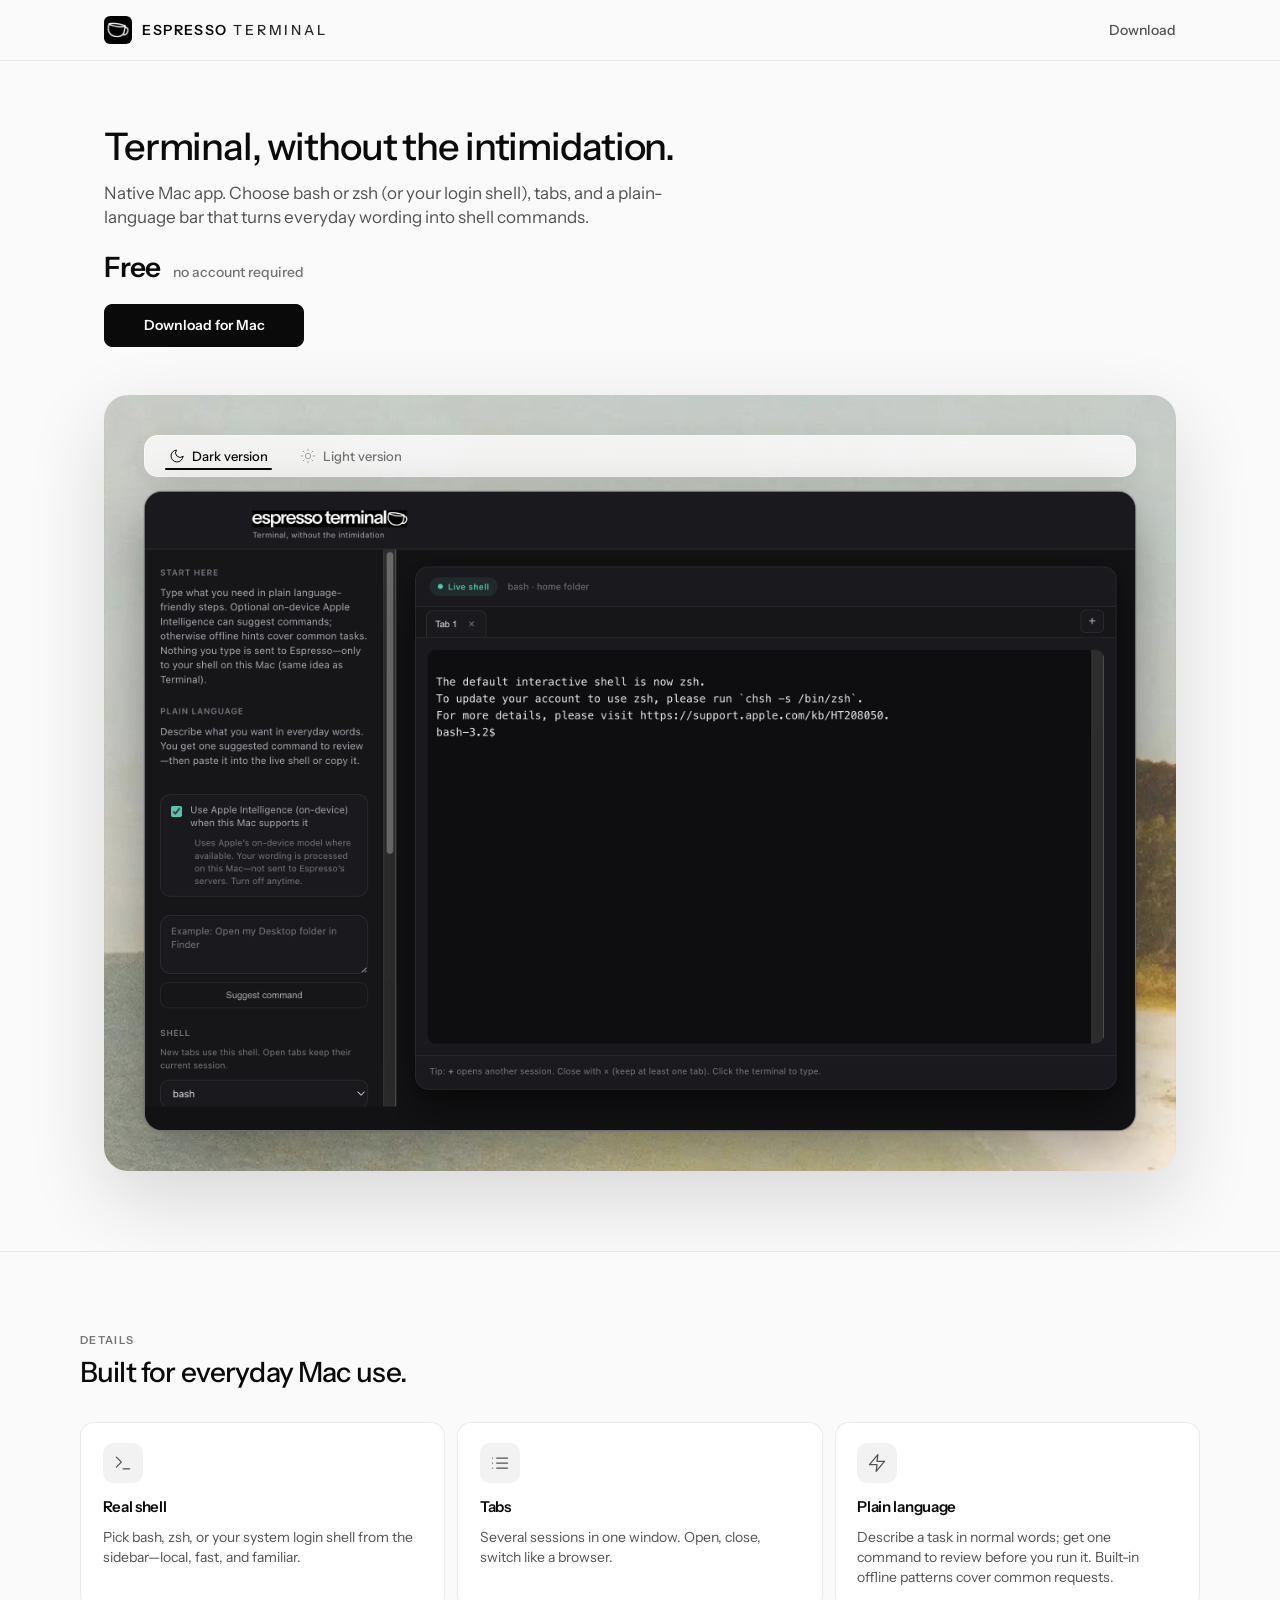
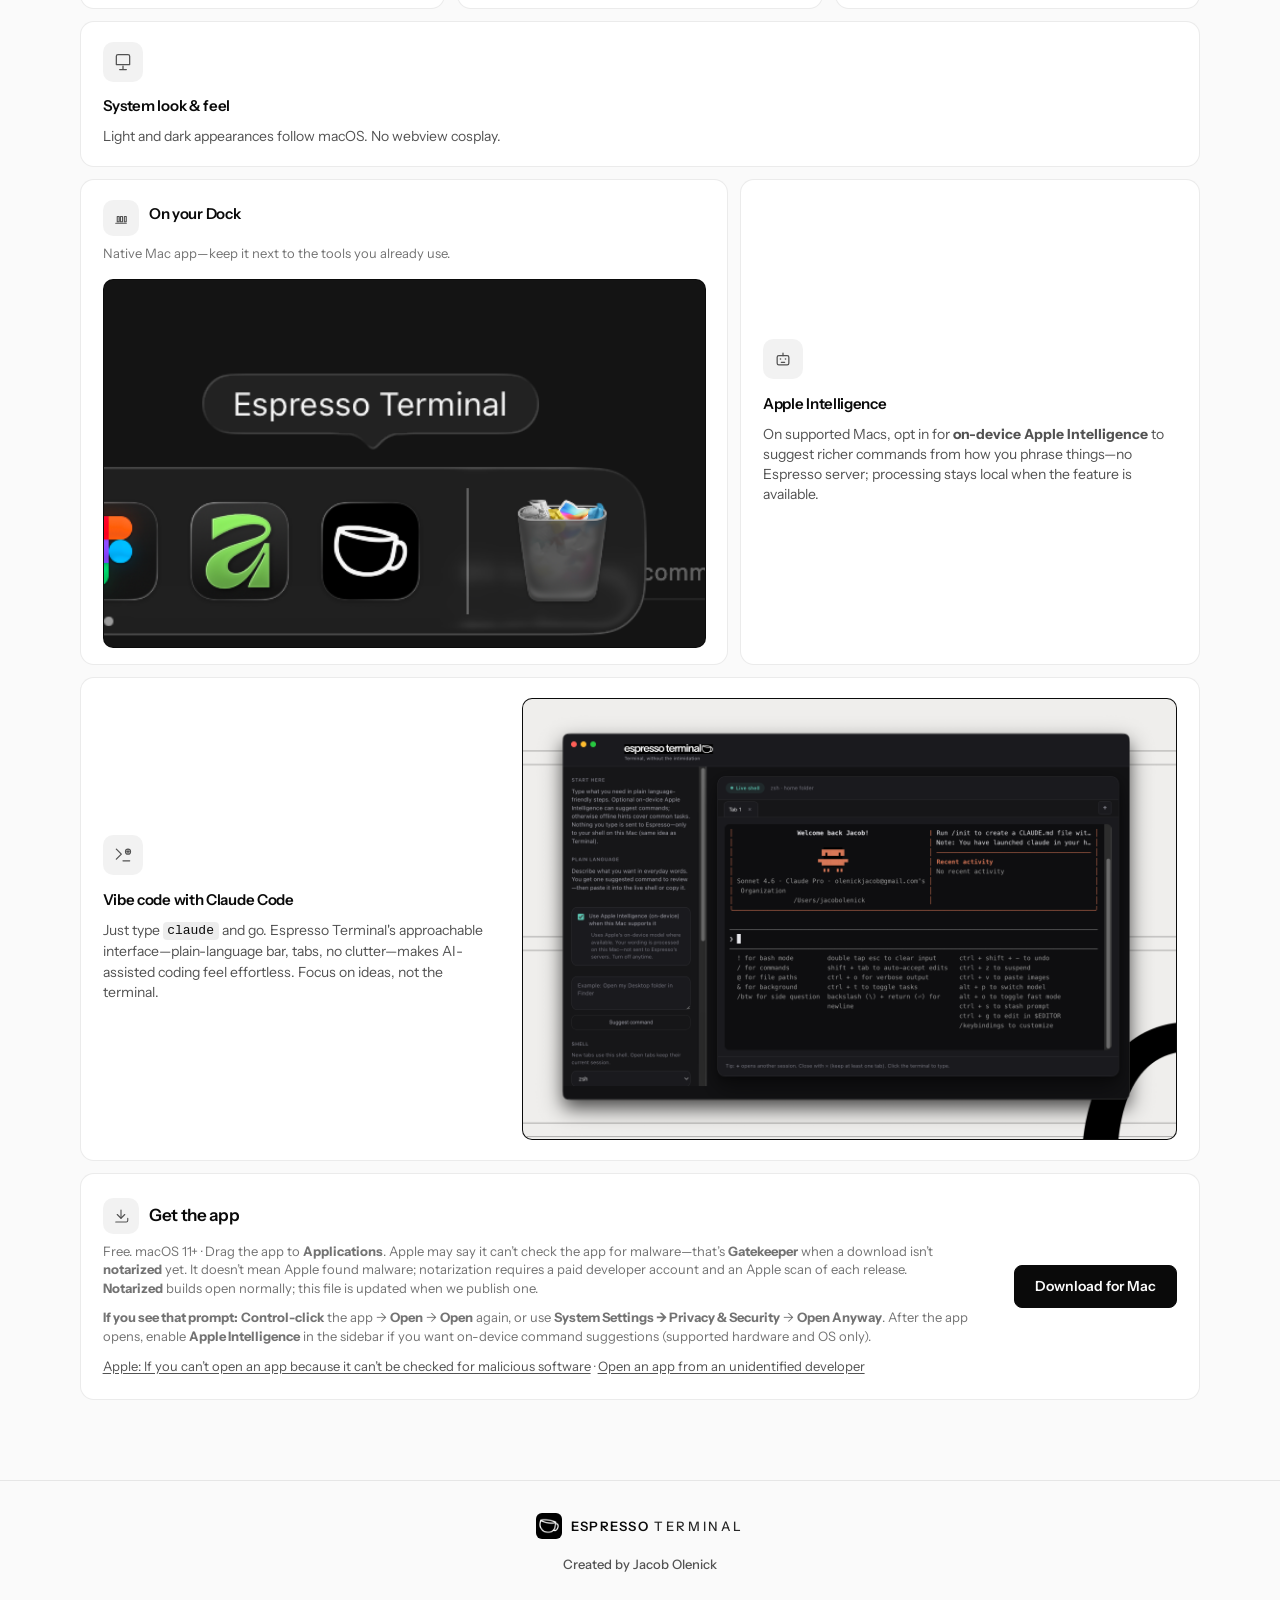
<file: index.html>
<!DOCTYPE html>
<html lang="en">
  <head>
    <meta charset="UTF-8" />
    <meta name="viewport" content="width=device-width, initial-scale=1.0" />
    <title>Espresso Terminal — Mac</title>
    <meta
      name="description"
      content="Espresso Terminal for Mac — real shell, tabs, plain language to commands, and optional on-device Apple Intelligence—without the intimidation."
    />
    <link rel="preconnect" href="https://fonts.googleapis.com" />
    <link rel="preconnect" href="https://fonts.gstatic.com" crossorigin />
    <link
      href="https://fonts.googleapis.com/css2?family=Instrument+Sans:ital,wght@0,400..700;1,400..700&display=swap"
      rel="stylesheet"
    />
    <link rel="stylesheet" href="site.css" />
    <link rel="icon" href="images/favicon.png" type="image/png" />
  </head>
  <body>
    <a class="skip-link" href="#main">Skip to content</a>

    <header class="site-header">
      <div class="site-header__inner">
        <a class="brand" href="#" aria-label="Espresso Terminal">
          <img
            class="brand__mark"
            src="images/espresso-mark.png"
            width="32"
            height="32"
            alt=""
            decoding="async"
          />
          <span class="wordmark-text">
            <span class="wordmark-text__espresso">Espresso</span>
            <span class="wordmark-text__terminal">Terminal</span>
          </span>
        </a>
        <nav class="site-nav" aria-label="Primary">
          <a href="#download">Download</a>
        </nav>
      </div>
    </header>

    <main id="main">
      <section class="hero">
        <div class="hero__intro">
          <h1 class="hero__headline">Terminal, without the intimidation.</h1>
          <p class="hero__sub">
            Native Mac app. Choose bash or zsh (or your login shell), tabs, and
            a plain-language bar that turns everyday wording into shell
            commands.
          </p>
          <div id="pricing" class="hero__price">
            <span class="hero__price-amount">Free</span>
            <span class="hero__price-note">no account required</span>
          </div>
          <div class="hero__actions">
            <a
              class="btn btn--primary"
              href="https://jacobolenick1.gumroad.com/l/iqaoow"
              >Download for Mac</a
            >
          </div>
        </div>

        <div class="hero-visual" id="preview">
          <div class="hero-preview">
            <div
              class="hero-preview__tabs"
              role="tablist"
              aria-label="Interface preview"
            >
              <button
                type="button"
                class="hero-preview__tab"
                role="tab"
                id="tab-dark"
                aria-selected="true"
                aria-controls="panel-dark"
                data-panel="dark"
              >
                <span class="hero-preview__tab-inner">
                  <svg
                    class="icon icon--sm"
                    viewBox="0 0 24 24"
                    aria-hidden="true"
                  >
                    <path
                      fill="none"
                      stroke="currentColor"
                      stroke-width="1.5"
                      stroke-linecap="round"
                      stroke-linejoin="round"
                      d="M21 12.79A9 9 0 1 1 11.21 3 7 7 0 0 0 21 12.79z"
                    />
                  </svg>
                  Dark version
                </span>
              </button>
              <button
                type="button"
                class="hero-preview__tab"
                role="tab"
                id="tab-light"
                aria-selected="false"
                aria-controls="panel-light"
                data-panel="light"
              >
                <span class="hero-preview__tab-inner">
                  <svg
                    class="icon icon--sm"
                    viewBox="0 0 24 24"
                    aria-hidden="true"
                  >
                    <circle
                      cx="12"
                      cy="12"
                      r="4"
                      fill="none"
                      stroke="currentColor"
                      stroke-width="1.5"
                    />
                    <path
                      fill="none"
                      stroke="currentColor"
                      stroke-width="1.5"
                      stroke-linecap="round"
                      d="M12 2v2M12 20v2M4.93 4.93l1.41 1.41M17.66 17.66l1.41 1.41M2 12h2M20 12h2M6.34 17.66l-1.41 1.41M19.07 4.93l-1.41 1.41"
                    />
                  </svg>
                  Light version
                </span>
              </button>
            </div>
            <div class="hero-preview__frame">
              <div
                class="hero-preview__panel"
                id="panel-dark"
                role="tabpanel"
                aria-labelledby="tab-dark"
                data-panel="dark"
              >
                <img
                  class="hero-preview__img"
                  src="images/hero-dark.png"
                  width="2360"
                  height="1520"
                  alt="Espresso Terminal in dark mode with sidebar: Plain language, Apple Intelligence, and shell options."
                />
              </div>
              <div
                class="hero-preview__panel hero-preview__panel--hidden"
                id="panel-light"
                role="tabpanel"
                aria-labelledby="tab-light"
                data-panel="light"
                hidden
              >
                <img
                  class="hero-preview__img"
                  src="images/hero-light.png"
                  width="2360"
                  height="1520"
                  alt="Espresso Terminal in light mode with sidebar: Plain language, Apple Intelligence, and shell options."
                />
              </div>
            </div>
          </div>
        </div>
      </section>

      <section class="bento" aria-labelledby="bento-heading">
        <div class="bento__intro">
          <p class="bento__eyebrow">Details</p>
          <h2 id="bento-heading" class="bento__title">
            Built for everyday Mac use.
          </h2>
        </div>
        <div class="bento__grid">
          <article class="bento__card bento__card--span-4">
            <div class="bento__card-icon" aria-hidden="true">
              <svg class="icon" viewBox="0 0 24 24">
                <path
                  fill="none"
                  stroke="currentColor"
                  stroke-width="1.5"
                  stroke-linecap="round"
                  stroke-linejoin="round"
                  d="M4 17l6-6-6-6M12 19h8"
                />
              </svg>
            </div>
            <h3 class="bento__card-title">Real shell</h3>
            <p class="bento__card-text">
              Pick bash, zsh, or your system login shell from the sidebar—local,
              fast, and familiar.
            </p>
          </article>
          <article class="bento__card bento__card--span-4">
            <div class="bento__card-icon" aria-hidden="true">
              <svg class="icon" viewBox="0 0 24 24">
                <path
                  fill="none"
                  stroke="currentColor"
                  stroke-width="1.5"
                  stroke-linecap="round"
                  stroke-linejoin="round"
                  d="M8 6h13M8 12h13M8 18h13M3 6h.01M3 12h.01M3 18h.01"
                />
              </svg>
            </div>
            <h3 class="bento__card-title">Tabs</h3>
            <p class="bento__card-text">
              Several sessions in one window. Open, close, switch like a
              browser.
            </p>
          </article>
          <article class="bento__card bento__card--span-4">
            <div class="bento__card-icon" aria-hidden="true">
              <svg class="icon" viewBox="0 0 24 24">
                <path
                  fill="none"
                  stroke="currentColor"
                  stroke-width="1.5"
                  stroke-linecap="round"
                  stroke-linejoin="round"
                  d="M13 2L3 14h9l-1 8 10-12h-9l1-8z"
                />
              </svg>
            </div>
            <h3 class="bento__card-title">Plain language</h3>
            <p class="bento__card-text">
              Describe a task in normal words; get one command to review before
              you run it. Built-in offline patterns cover common requests.
            </p>
          </article>
          <article class="bento__card bento__card--span-12 bento__card--accent">
            <div class="bento__card-icon" aria-hidden="true">
              <svg class="icon" viewBox="0 0 24 24">
                <path
                  fill="none"
                  stroke="currentColor"
                  stroke-width="1.5"
                  stroke-linecap="round"
                  stroke-linejoin="round"
                  d="M8 21h8M12 17v4M4 5a2 2 0 0 1 2-2h12a2 2 0 0 1 2 2v10H4V5z"
                />
              </svg>
            </div>
            <h3 class="bento__card-title">System look &amp; feel</h3>
            <p class="bento__card-text">
              Light and dark appearances follow macOS. No webview cosplay.
            </p>
          </article>
          <article class="bento__card bento__card--dock bento__card--span-7">
            <div class="bento__dock-copy">
              <div class="bento__dock-heading">
                <div class="bento__card-icon bento__card-icon--sm" aria-hidden="true">
                  <svg class="icon" viewBox="0 0 24 24">
                    <path
                      fill="none"
                      stroke="currentColor"
                      stroke-width="1.5"
                      stroke-linecap="round"
                      stroke-linejoin="round"
                      d="M5 19h14M7 10h2.5v7H7zM11.25 10H14v7h-2.75zM16.5 10H19v7h-2.5z"
                    />
                  </svg>
                </div>
                <h3 class="bento__card-title bento__card-title--dock">On your Dock</h3>
              </div>
              <p class="bento__card-text bento__card-text--dim">
                Native Mac app—keep it next to the tools you already use.
              </p>
            </div>
            <div class="bento__dock-frame">
              <img
                class="bento__dock-img"
                src="images/bento-dock.png"
                width="514"
                height="314"
                alt="Espresso Terminal in the macOS Dock, next to Arc and Trash."
              />
            </div>
          </article>
          <article class="bento__card bento__card--span-5 bento__card--accent bento__card--ai">
            <div class="bento__card-icon" aria-hidden="true">
              <svg class="icon icon--ai" viewBox="0 0 24 24">
                <rect
                  x="5"
                  y="8"
                  width="14"
                  height="11"
                  rx="2"
                  fill="none"
                  stroke="currentColor"
                  stroke-width="1.5"
                />
                <path
                  fill="none"
                  stroke="currentColor"
                  stroke-width="1.5"
                  stroke-linecap="round"
                  d="M12 5v3M10 16h4"
                />
                <circle cx="9" cy="12" r="1" fill="currentColor" />
                <circle cx="15" cy="12" r="1" fill="currentColor" />
              </svg>
            </div>
            <h3 class="bento__card-title">Apple Intelligence</h3>
            <p class="bento__card-text">
              On supported Macs, opt in for <strong>on-device Apple Intelligence</strong>
              to suggest richer commands from how you phrase things—no Espresso
              server; processing stays local when the feature is available.
            </p>
          </article>
          <article class="bento__card bento__card--span-12 bento__card--vibe">
            <div class="bento__vibe-copy">
              <div class="bento__card-icon" aria-hidden="true">
                <svg class="icon" viewBox="0 0 24 24">
                  <path
                    fill="none"
                    stroke="currentColor"
                    stroke-width="1.5"
                    stroke-linecap="round"
                    stroke-linejoin="round"
                    d="M4 17l6-6-6-6M12 19h8"
                  />
                  <circle cx="18" cy="8" r="3" fill="none" stroke="currentColor" stroke-width="1.5" />
                  <path fill="none" stroke="currentColor" stroke-width="1.5" stroke-linecap="round" d="M18 6.5v3M16.5 8h3" />
                </svg>
              </div>
              <h3 class="bento__card-title">Vibe code with Claude Code</h3>
              <p class="bento__card-text">
                Just type <code class="bento__inline-code">claude</code> and go. Espresso
                Terminal's approachable interface—plain-language bar, tabs, no clutter—makes
                AI-assisted coding feel effortless. Focus on ideas, not the terminal.
              </p>
            </div>
            <div class="bento__vibe-frame">
              <img
                class="bento__vibe-img"
                src="images/bento-claude.png"
                width="1340"
                height="860"
                alt="Claude Code v2.1.108 welcome screen running inside Espresso Terminal."
              />
            </div>
          </article>

          <article class="bento__card bento__card--span-12 bento__card--cta" id="download">
            <div class="bento__cta-inner">
              <div class="bento__cta-copy">
                <div class="bento__cta-heading">
                  <div class="bento__card-icon bento__card-icon--sm" aria-hidden="true">
                    <svg class="icon" viewBox="0 0 24 24">
                      <path
                        fill="none"
                        stroke="currentColor"
                        stroke-width="1.5"
                        stroke-linecap="round"
                        stroke-linejoin="round"
                        d="M12 4v11"
                      />
                      <path
                        fill="none"
                        stroke="currentColor"
                        stroke-width="1.5"
                        stroke-linecap="round"
                        stroke-linejoin="round"
                        d="m7 10 5 5 5-5"
                      />
                      <path
                        fill="none"
                        stroke="currentColor"
                        stroke-width="1.5"
                        stroke-linecap="round"
                        stroke-linejoin="round"
                        d="M5 20h14a2 2 0 0 0 2-2v-3"
                      />
                    </svg>
                  </div>
                  <h3 class="bento__card-title bento__cta-title">Get the app</h3>
                </div>
                <p class="bento__card-text bento__card-text--dim">
                  Free. macOS 11+ · Drag the app to
                  <strong>Applications</strong>.
                  Apple may say it can’t check the app for malware—that’s
                  <strong>Gatekeeper</strong> when a download isn’t
                  <strong>notarized</strong> yet. It doesn’t mean Apple found
                  malware; notarization requires a paid developer account and an
                  Apple scan of each release. <strong>Notarized</strong> builds
                  open normally; this file is updated when we publish one.
                </p>
                <p class="bento__card-text bento__card-text--dim">
                  <strong>If you see that prompt:</strong>
                  <strong>Control-click</strong> the app → <strong>Open</strong>
                  → <strong>Open</strong> again, or use
                  <strong>System Settings → Privacy &amp; Security</strong> →
                  <strong>Open Anyway</strong>. After the app opens, enable
                  <strong>Apple Intelligence</strong> in the sidebar if you want
                  on-device command suggestions (supported hardware and OS
                  only).
                </p>
                <p class="bento__card-text bento__card-text--dim bento__card-text--link">
                  <a
                    class="bento__inline-link"
                    href="https://support.apple.com/102445"
                    target="_blank"
                    rel="noopener noreferrer"
                    >Apple: If you can’t open an app because it can’t be checked
                    for malicious software</a
                  >
                  ·
                  <a
                    class="bento__inline-link"
                    href="https://support.apple.com/guide/mac-help/open-a-mac-app-from-an-unknown-developer-mchlp4910064/mac"
                    target="_blank"
                    rel="noopener noreferrer"
                    >Open an app from an unidentified developer</a
                  >
                </p>
              </div>
              <div class="bento__cta-actions">
                <a
                  class="btn btn--primary bento__cta-btn"
                  href="https://jacobolenick1.gumroad.com/l/iqaoow"
                  >Download for Mac</a
                >
              </div>
            </div>
          </article>
        </div>
      </section>
    </main>

    <footer class="site-footer">
      <div class="site-footer__inner">
        <div class="site-footer__brand" aria-hidden="true">
          <img
            class="brand__mark brand__mark--footer"
            src="images/espresso-mark.png"
            width="32"
            height="32"
            alt=""
            decoding="async"
          />
          <span class="wordmark-text wordmark-text--footer">
            <span class="wordmark-text__espresso">Espresso</span>
            <span class="wordmark-text__terminal">Terminal</span>
          </span>
        </div>
        <p class="site-footer__credit">
          <a
            class="site-footer__credit-link"
            href="https://www.linkedin.com/in/jacobmolenick"
            target="_blank"
            rel="noopener noreferrer"
            >Created by Jacob Olenick</a
          >
        </p>
      </div>
    </footer>

    <script>
      (function () {
        var tabs = document.querySelectorAll('.hero-preview__tab');
        var panels = document.querySelectorAll('.hero-preview__panel');
        tabs.forEach(function (tab) {
          tab.addEventListener('click', function () {
            var id = tab.getAttribute('data-panel');
            tabs.forEach(function (t) {
              var on = t === tab;
              t.setAttribute('aria-selected', on ? 'true' : 'false');
            });
            panels.forEach(function (p) {
              var match = p.getAttribute('data-panel') === id;
              p.classList.toggle('hero-preview__panel--hidden', !match);
              p.hidden = !match;
            });
          });
        });
      })();
    </script>
  </body>
</html>
</file>
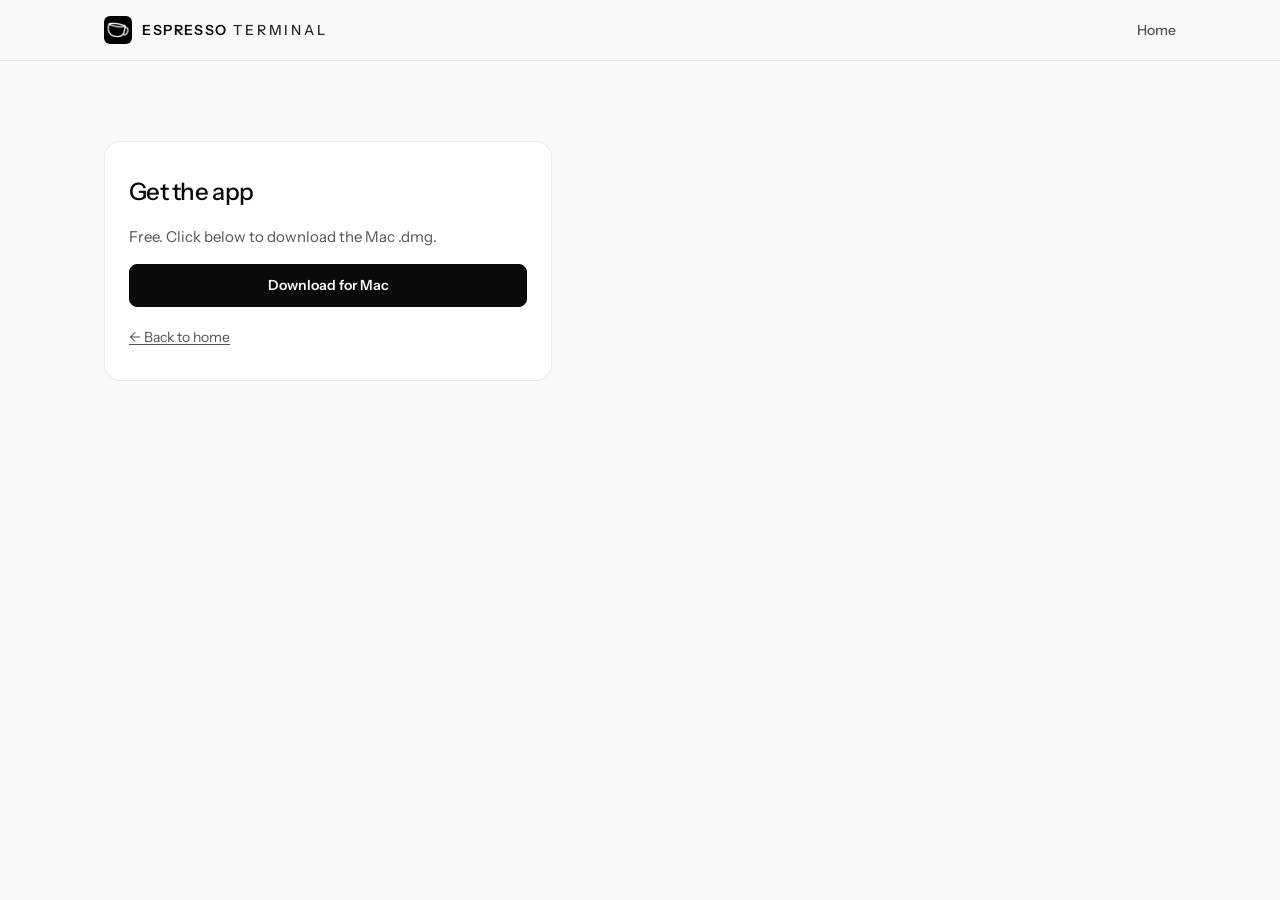
<file: download.html>
<!DOCTYPE html>
<html lang="en">
  <head>
    <meta charset="UTF-8" />
    <meta name="viewport" content="width=device-width, initial-scale=1.0" />
    <title>Get Espresso Terminal</title>
    <link rel="preconnect" href="https://fonts.googleapis.com" />
    <link rel="preconnect" href="https://fonts.gstatic.com" crossorigin />
    <link
      href="https://fonts.googleapis.com/css2?family=Instrument+Sans:ital,wght@0,400..700;1,400..700&display=swap"
      rel="stylesheet"
    />
    <link rel="stylesheet" href="site.css" />
    <link rel="icon" href="images/favicon.png" type="image/png" />
  </head>
  <body>
    <a class="skip-link" href="#main">Skip to content</a>
    <header class="site-header">
      <div class="site-header__inner">
        <a class="brand" href="index.html" aria-label="Espresso Terminal">
          <img
            class="brand__mark"
            src="images/espresso-mark.png"
            width="32"
            height="32"
            alt=""
            decoding="async"
          />
          <span class="wordmark-text">
            <span class="wordmark-text__espresso">Espresso</span>
            <span class="wordmark-text__terminal">Terminal</span>
          </span>
        </a>
        <nav class="site-nav" aria-label="Primary">
          <a href="index.html">Home</a>
        </nav>
      </div>
    </header>

    <main id="main" class="download-main">
      <div class="download-card">
        <h1 class="download-title">Get the app</h1>
        <p class="download-status">
          Free. Click below to download the Mac .dmg.
        </p>
        <a
          class="btn btn--primary download-btn"
          href="https://jacobolenick1.gumroad.com/l/iqaoow"
          >Download for Mac</a
        >
        <p class="download-foot">
          <a class="bento__inline-link" href="index.html">← Back to home</a>
        </p>
      </div>
    </main>
  </body>
</html>
</file>
<file: site.css>
/* Espresso Terminal — minimal / premium (Instrument Sans) */

:root {
  --bg: #fafafa;
  --surface: #ffffff;
  --text: #0a0a0a;
  --text-dim: #525252;
  --text-muted: #737373;
  --line: rgba(0, 0, 0, 0.08);
  --line-strong: rgba(0, 0, 0, 0.12);

  --font: 'Instrument Sans', system-ui, -apple-system, sans-serif;
}

@media (prefers-color-scheme: dark) {
  :root {
    --bg: #0a0a0a;
    --surface: #141414;
    --text: #fafafa;
    --text-dim: #a3a3a3;
    --text-muted: #737373;
    --line: rgba(255, 255, 255, 0.1);
    --line-strong: rgba(255, 255, 255, 0.14);
  }
}

*,
*::before,
*::after {
  box-sizing: border-box;
}

html {
  scroll-behavior: smooth;
}

body {
  margin: 0;
  font-family: var(--font);
  font-size: 1rem;
  line-height: 1.5;
  color: var(--text);
  background: var(--bg);
  -webkit-font-smoothing: antialiased;
}

.skip-link {
  position: absolute;
  left: -999px;
  top: 0;
  padding: 0.5rem 1rem;
  background: var(--surface);
  color: var(--text);
  z-index: 100;
}

.skip-link:focus {
  left: 1rem;
  top: 1rem;
}

/* Header */
.site-header {
  position: sticky;
  top: 0;
  z-index: 30;
  border-bottom: 1px solid var(--line);
  /* Solid fill avoids Safari bugs when the logo uses filter (invert) in dark mode */
  background: var(--bg);
}

.site-header__inner {
  max-width: 1120px;
  margin: 0 auto;
  padding: 1rem 1.5rem;
  display: flex;
  align-items: center;
  justify-content: space-between;
}

.brand {
  display: inline-flex;
  align-items: center;
  gap: 0.65rem;
  text-decoration: none;
  color: inherit;
  isolation: isolate;
}

.brand__mark {
  display: block;
  width: 28px;
  height: 28px;
  border-radius: 6px;
  object-fit: cover;
  flex-shrink: 0;
}

.brand__mark--footer {
  width: 26px;
  height: 26px;
}

/* Text lockup beside cup mark */
.wordmark-text {
  display: inline-flex;
  align-items: baseline;
  flex-wrap: wrap;
  gap: 0;
  font-family: var(--font);
  font-size: clamp(0.75rem, 2.2vw, 0.875rem);
  line-height: 1;
  color: var(--text);
  text-transform: uppercase;
  letter-spacing: 0.12em;
  white-space: nowrap;
}

.wordmark-text__espresso {
  font-weight: 600;
  letter-spacing: 0.1em;
}

.wordmark-text__terminal {
  margin-left: 0.4em;
  font-weight: 500;
  letter-spacing: 0.2em;
  opacity: 0.88;
}

.wordmark-text--footer {
  font-size: clamp(0.6875rem, 2vw, 0.8125rem);
}

.site-footer__brand {
  display: inline-flex;
  align-items: center;
  justify-content: center;
  gap: 0.55rem;
}

.site-nav {
  display: flex;
  align-items: center;
  gap: 1.15rem;
}

.site-nav a {
  font-size: 0.875rem;
  font-weight: 500;
  color: var(--text-dim);
  text-decoration: none;
}

.site-nav a:hover {
  color: var(--text);
}

/* Hero */
.hero {
  max-width: 1120px;
  margin: 0 auto;
  padding: clamp(2.5rem, 6vw, 4rem) 1.5rem clamp(3rem, 8vw, 5rem);
}

.hero__intro {
  max-width: 36rem;
  margin-bottom: clamp(2rem, 5vw, 3rem);
}

.hero__headline {
  margin: 0 0 0.75rem;
  font-size: clamp(1.75rem, 4vw, 2.375rem);
  font-weight: 500;
  line-height: 1.15;
  letter-spacing: -0.03em;
}

.hero__sub {
  margin: 0 0 1rem;
  font-size: 1.0625rem;
  color: var(--text-dim);
  line-height: 1.45;
}

.hero__price {
  margin: 0 0 1rem;
  display: flex;
  flex-wrap: wrap;
  align-items: baseline;
  gap: 0.5rem 0.75rem;
}

.hero__price-amount {
  font-size: 1.75rem;
  font-weight: 600;
  letter-spacing: -0.03em;
  color: var(--text);
}

.hero__price-note {
  font-size: 0.875rem;
  font-weight: 500;
  color: var(--text-muted);
}

.hero__actions {
  display: flex;
  flex-wrap: wrap;
  align-items: center;
  gap: 0.65rem 0.75rem;
  margin-bottom: 0.75rem;
}

.hero__actions .btn {
  min-width: 12.5rem;
}

.hero__purchase-hint {
  margin: 0;
  font-size: 0.8125rem;
  line-height: 1.45;
  color: var(--text-muted);
}

.bento__price-tag {
  font-weight: 600;
  color: var(--text);
}

.btn {
  display: inline-flex;
  align-items: center;
  justify-content: center;
  padding: 0.625rem 1.25rem;
  border-radius: 8px;
  font-family: var(--font);
  font-size: 0.875rem;
  font-weight: 600;
  text-decoration: none;
  border: 1px solid transparent;
  cursor: pointer;
  transition: opacity 0.15s ease, background 0.15s ease, border-color 0.15s ease;
}

.btn--primary {
  background: var(--text);
  color: var(--bg);
  border-color: var(--text);
}

.btn--primary:hover {
  opacity: 0.88;
}

@media (prefers-color-scheme: dark) {
  .btn--primary {
    background: var(--text);
    color: #0a0a0a;
    border-color: var(--text);
  }
}

.btn--secondary {
  background: transparent;
  color: var(--text);
  border-color: var(--line-strong);
}

.btn--secondary:hover {
  background: color-mix(in srgb, var(--text) 4%, transparent);
}

button.btn {
  font: inherit;
  cursor: pointer;
}

button.btn:disabled {
  opacity: 0.65;
  cursor: wait;
}

/* Hero: landscape background + rounded app screenshot overlay */
.hero-visual {
  border-radius: 24px;
  padding: clamp(1.25rem, 3.5vw, 2.5rem);
  background-color: #c8c4bc;
  background-image: url('images/hero-landscape-bg.png');
  background-size: cover;
  background-position: center;
  box-shadow: 0 28px 80px rgba(0, 0, 0, 0.14);
  overflow: hidden;
}

@media (prefers-color-scheme: dark) {
  .hero-visual {
    box-shadow: 0 28px 90px rgba(0, 0, 0, 0.45);
  }
}

.hero-preview {
  border: none;
  background: transparent;
  overflow: visible;
  box-shadow: none;
  border-radius: 0;
}

.icon {
  display: block;
  width: 22px;
  height: 22px;
  color: inherit;
}

.icon--sm {
  width: 16px;
  height: 16px;
}

.hero-preview__tabs {
  display: flex;
  gap: 0;
  padding: 0 0.5rem;
  margin-bottom: 0.875rem;
  border: 1px solid rgba(255, 255, 255, 0.45);
  border-radius: 14px;
  background: rgba(255, 255, 255, 0.78);
  backdrop-filter: blur(14px);
  -webkit-backdrop-filter: blur(14px);
  box-shadow: 0 4px 24px rgba(0, 0, 0, 0.08);
}

@media (prefers-color-scheme: dark) {
  .hero-preview__tabs {
    border-color: rgba(255, 255, 255, 0.12);
    background: rgba(22, 22, 24, 0.62);
    box-shadow: 0 4px 28px rgba(0, 0, 0, 0.35);
  }
}

.hero-preview__tab {
  position: relative;
  display: inline-flex;
  align-items: center;
  padding: 0.75rem 1rem;
  margin: 0;
  border: none;
  background: none;
  font-family: var(--font);
  font-size: 0.8125rem;
  font-weight: 500;
  color: var(--text-muted);
  cursor: pointer;
  transition: color 0.12s ease;
}

.hero-preview__tab-inner {
  display: inline-flex;
  align-items: center;
  gap: 0.45rem;
}

.hero-preview__tab .icon {
  opacity: 0.65;
  flex-shrink: 0;
  transition: opacity 0.12s ease;
}

.hero-preview__tab:hover .icon,
.hero-preview__tab[aria-selected='true'] .icon {
  opacity: 1;
}

.hero-preview__tab:hover {
  color: var(--text-dim);
}

.hero-preview__tab[aria-selected='true'] {
  color: var(--text);
}

.hero-preview__tab[aria-selected='true']::after {
  content: '';
  position: absolute;
  left: 0.75rem;
  right: 0.75rem;
  bottom: 0.35rem;
  height: 2px;
  background: var(--text);
  border-radius: 1px;
}

.hero-preview__frame {
  position: relative;
  line-height: 0;
  background: #141416;
  border-radius: 18px;
  overflow: hidden;
  border: 1px solid rgba(255, 255, 255, 0.4);
  box-shadow:
    0 20px 56px rgba(0, 0, 0, 0.35),
    0 0 0 1px rgba(0, 0, 0, 0.06);
}

@media (prefers-color-scheme: dark) {
  .hero-preview__frame {
    border-color: rgba(255, 255, 255, 0.14);
    box-shadow:
      0 24px 64px rgba(0, 0, 0, 0.55),
      0 0 0 1px rgba(0, 0, 0, 0.2);
  }
}

.hero-preview__panel {
  margin: 0;
}

.hero-preview__panel--hidden {
  display: none;
}

.hero-preview__img {
  display: block;
  width: 100%;
  height: auto;
  vertical-align: middle;
  border-radius: inherit;
}

/* Bento */
.bento {
  padding: clamp(3rem, 7vw, 5rem) 1.5rem clamp(3rem, 8vw, 5rem);
  border-top: 1px solid var(--line);
  background: var(--bg);
}

.bento__intro {
  max-width: 1120px;
  margin: 0 auto 2rem;
}

.bento__eyebrow {
  margin: 0 0 0.5rem;
  font-size: 0.6875rem;
  font-weight: 600;
  letter-spacing: 0.12em;
  text-transform: uppercase;
  color: var(--text-muted);
}

.bento__title {
  margin: 0;
  font-size: clamp(1.375rem, 3vw, 1.75rem);
  font-weight: 500;
  letter-spacing: -0.03em;
  line-height: 1.2;
  color: var(--text);
}

.bento__grid {
  max-width: 1120px;
  margin: 0 auto;
  display: grid;
  grid-template-columns: repeat(12, 1fr);
  gap: 12px;
}

.bento__card {
  grid-column: 1 / -1;
  margin: 0;
  padding: 1.25rem 1.35rem;
  border-radius: 14px;
  border: 1px solid var(--line);
  background: var(--surface);
}

.bento__card-icon {
  display: flex;
  align-items: center;
  justify-content: center;
  width: 40px;
  height: 40px;
  margin-bottom: 0.85rem;
  border-radius: 10px;
  background: color-mix(in srgb, var(--text) 5%, transparent);
  color: var(--text-dim);
}

.bento__card-icon .icon {
  width: 20px;
  height: 20px;
}

.bento__card-icon--sm {
  width: 36px;
  height: 36px;
  margin-bottom: 0;
  flex-shrink: 0;
}

.bento__card-icon--sm .icon {
  width: 18px;
  height: 18px;
}

.bento__dock-heading,
.bento__cta-heading {
  display: flex;
  align-items: center;
  gap: 0.65rem;
  margin-bottom: 0.5rem;
}

.bento__card-title--dock {
  margin-bottom: 0;
}

.bento__cta-heading .bento__cta-title {
  margin-bottom: 0;
}

.bento__card-title {
  margin: 0 0 0.5rem;
  font-size: 0.9375rem;
  font-weight: 600;
  letter-spacing: -0.02em;
  color: var(--text);
}

.bento__dock-heading + .bento__card-text,
.bento__cta-heading + .bento__card-text {
  margin-top: 0;
}

.bento__cta-copy .bento__card-text + .bento__card-text {
  margin-top: 0.65rem;
}

.bento__card-text {
  margin: 0;
  font-size: 0.875rem;
  line-height: 1.45;
  color: var(--text-dim);
}

.bento__card-text--dim {
  color: var(--text-muted);
  font-size: 0.8125rem;
}

@media (min-width: 768px) {
  .bento__card--span-3 {
    grid-column: span 3;
  }

  .bento__card--span-4 {
    grid-column: span 4;
  }

  .bento__card--span-5 {
    grid-column: span 5;
  }

  .bento__card--span-6 {
    grid-column: span 6;
  }

  .bento__card--span-7 {
    grid-column: span 7;
  }

  .bento__card--span-12 {
    grid-column: span 12;
  }
}

.bento__card--accent {
  display: flex;
  flex-direction: column;
  justify-content: center;
  min-height: 100%;
}

.bento__card--dock {
  display: flex;
  flex-direction: column;
  gap: 1rem;
  padding-bottom: 1rem;
}

.bento__dock-frame {
  border-radius: 10px;
  overflow: hidden;
  border: 1px solid var(--line-strong);
  background: #0d0d0d;
  line-height: 0;
}

.bento__dock-img {
  display: block;
  width: 100%;
  height: auto;
  vertical-align: middle;
}

.bento__card--cta {
  padding: 1.5rem 1.35rem;
}

.bento__cta-inner {
  display: flex;
  flex-direction: column;
  gap: 1.25rem;
  align-items: flex-start;
}

@media (min-width: 640px) {
  .bento__cta-inner {
    flex-direction: row;
    align-items: center;
    justify-content: space-between;
    gap: 2rem;
  }

  .bento__cta-copy {
    flex: 1;
    min-width: 0;
  }
}

.bento__cta-title {
  margin: 0;
  font-size: 1.0625rem;
}

.bento__cta-btn {
  flex-shrink: 0;
}

.bento__cta-actions {
  display: flex;
  flex-direction: column;
  gap: 0.5rem;
  flex-shrink: 0;
  align-items: stretch;
  min-width: 11rem;
}

@media (min-width: 640px) {
  .bento__cta-actions {
    align-items: flex-end;
  }
}

.bento__card--vibe {
  display: flex;
  flex-direction: column;
  gap: 1.25rem;
}

@media (min-width: 768px) {
  .bento__card--vibe {
    flex-direction: row;
    align-items: center;
    gap: 2rem;
  }

  .bento__vibe-copy {
    flex: 0 0 36%;
  }

  .bento__vibe-frame {
    flex: 1;
    min-width: 0;
  }
}

.bento__vibe-frame {
  border-radius: 10px;
  overflow: hidden;
  border: 1px solid var(--line-strong);
  background: #0d0d0d;
  line-height: 0;
}

.bento__vibe-img {
  display: block;
  width: 100%;
  height: auto;
  vertical-align: middle;
}

.bento__inline-code {
  font-family: ui-monospace, SFMono-Regular, Menlo, Monaco, Consolas, monospace;
  font-size: 0.8125rem;
  padding: 0.1em 0.35em;
  border-radius: 4px;
  background: color-mix(in srgb, var(--text) 7%, transparent);
  color: var(--text);
}

.bento__card-text--link {
  margin-top: 0.65rem;
}

.bento__inline-link {
  color: var(--text-dim);
  text-decoration: underline;
  text-underline-offset: 2px;
}

.bento__inline-link:hover {
  color: var(--text);
}

/* Footer */
.site-footer {
  padding: 2rem 1.5rem 3rem;
  border-top: 1px solid var(--line);
}

.site-footer__inner {
  max-width: 1120px;
  margin: 0 auto;
  display: flex;
  flex-direction: column;
  align-items: center;
  gap: 1rem;
  text-align: center;
}

.site-footer__credit {
  margin: 0;
  font-size: 0.8125rem;
  font-weight: 500;
  color: var(--text-muted);
}

.site-footer__credit-link {
  color: var(--text-dim);
  text-decoration: none;
}

.site-footer__credit-link:hover {
  color: var(--text);
  text-decoration: underline;
}

/* Post-checkout download page */
.download-main {
  max-width: 1120px;
  margin: 0 auto;
  padding: clamp(3rem, 8vw, 5rem) 1.5rem;
}

.download-card {
  max-width: 28rem;
  padding: 2rem 1.5rem;
  border-radius: 16px;
  border: 1px solid var(--line);
  background: var(--surface);
  display: flex;
  flex-direction: column;
  align-items: stretch;
}

.download-title {
  margin: 0 0 1rem;
  font-size: 1.5rem;
  font-weight: 500;
  letter-spacing: -0.03em;
}

.download-status {
  margin: 0 0 1rem;
  color: var(--text-dim);
  font-size: 0.9375rem;
  line-height: 1.45;
}

.download-error {
  margin: 0 0 1rem;
  color: #b45309;
  font-size: 0.875rem;
  line-height: 1.45;
}

@media (prefers-color-scheme: dark) {
  .download-error {
    color: #fbbf24;
  }
}

.download-btn {
  margin-bottom: 0.5rem;
  text-align: center;
}

.download-card > .download-btn:last-of-type {
  margin-bottom: 1.25rem;
}

.download-foot {
  margin: 0;
  font-size: 0.875rem;
}

.download-help {
  margin: 1.25rem 0 0;
  padding-top: 1.25rem;
  border-top: 1px solid var(--line);
  font-size: 0.8125rem;
  line-height: 1.5;
  color: var(--text-dim);
}

.download-help__url {
  display: block;
  margin: 0.5rem 0;
  padding: 0.5rem 0.65rem;
  font-family: ui-monospace, SFMono-Regular, Menlo, Monaco, Consolas, monospace;
  font-size: 0.72rem;
  word-break: break-all;
  color: var(--text);
  background: color-mix(in srgb, var(--text) 5%, transparent);
  border-radius: 8px;
  border: 1px solid var(--line);
}

.download-copy {
  margin-top: 0.65rem;
  font-size: 0.8125rem;
}
</file>
